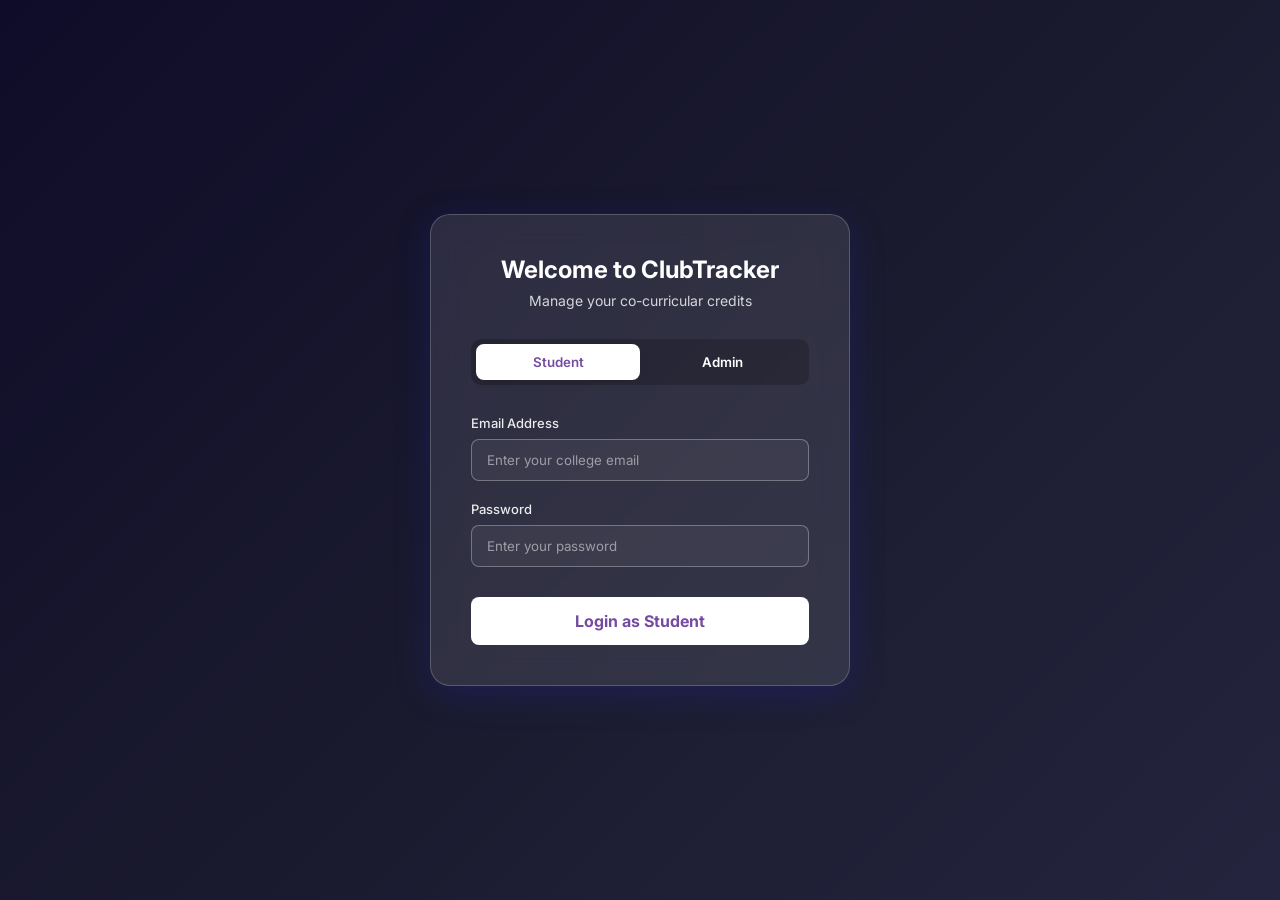
<file: src/main/resources/static/index.html>
<!DOCTYPE html>
<html lang="en">
<head>
    <meta charset="UTF-8">
    <meta name="viewport" content="width=device-width, initial-scale=1.0">
    <title>ClubTracker Login</title>
    <link rel="stylesheet" href="style.css">
</head>
<body>
    <div class="login-container">
        <div class="login-header">
            <h2>Welcome to ClubTracker</h2>
            <p>Manage your co-curricular credits</p>
        </div>

        <div class="role-toggle">
            <button id="studentBtn" class="toggle-btn active" onclick="switchRole('student')">Student</button>
            <button id="adminBtn" class="toggle-btn" onclick="switchRole('admin')">Admin</button>
        </div>

        <form id="loginForm">
            <div class="input-group">
                <label for="email">Email Address</label>
                <input type="email" id="email" placeholder="Enter your college email" required>
            </div>
            <div class="input-group">
                <label for="password">Password</label>
                <input type="password" id="password" placeholder="Enter your password" required>
            </div>
            <button type="submit" class="submit-btn" id="submitBtn">Login as Student</button>
        </form>
    </div>

    <script src="login.js"></script>
</body>
</html>
</file>
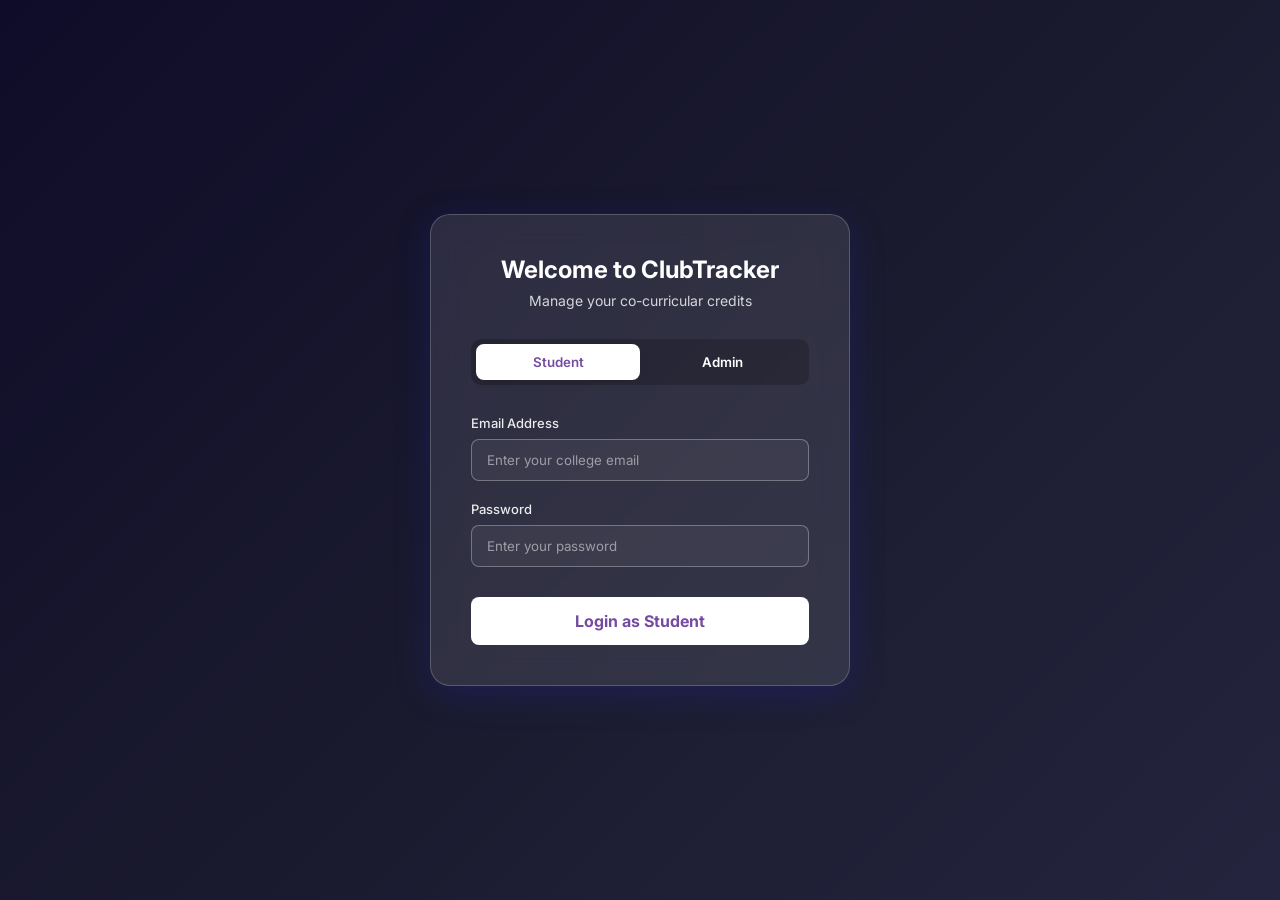
<file: src/main/resources/static/admin-dashboard.html>
<!DOCTYPE html>
<html lang="en">
<head>
    <meta charset="UTF-8">
    <meta name="viewport" content="width=device-width, initial-scale=1.0">
    <title>Admin Dashboard - ClubTracker</title>
    <link rel="stylesheet" href="style.css">
    <style>
        /* General layout */
        body {
            margin: 0;
            display: flex;
            justify-content: center;
            align-items: center;
            min-height: 100vh;
            background: #1a1a2e; /* Fallback for style.css */
            font-family: 'Inter', sans-serif;
        }

        .dashboard-wrapper {
            display: flex;
            width: 95%;
            max-width: 1200px;
            background: rgba(255, 255, 255, 0.1);
            backdrop-filter: blur(15px);
            border-radius: 20px;
            overflow: hidden;
            box-shadow: 0 8px 32px 0 rgba(31, 38, 135, 0.37);
            margin: 20px 0;
        }

        /* Sidebar Navigation */
        .sidebar {
            width: 250px;
            background: rgba(0, 0, 0, 0.3);
            padding: 30px 0;
            display: flex;
            flex-direction: column;
            flex-shrink: 0;
        }

        .sidebar h2 {
            color: white;
            text-align: center;
            margin-bottom: 30px;
            font-size: 20px;
        }

        .tab-btn {
            background: transparent;
            color: rgba(255, 255, 255, 0.7);
            border: none;
            padding: 15px 25px;
            text-align: left;
            font-size: 16px;
            cursor: pointer;
            transition: all 0.3s;
            border-left: 4px solid transparent;
        }

        .tab-btn:hover {
            background: rgba(255, 255, 255, 0.1);
            color: white;
        }

        .tab-btn.active {
            background: rgba(255, 255, 255, 0.2);
            color: white;
            border-left: 4px solid #4CAF50;
            font-weight: bold;
        }

        /* Main Content Area */
        .main-content {
            flex: 1;
            padding: 40px;
            color: white;
            overflow-y: auto;
        }

        .tab-content {
            display: none;
            animation: fadeIn 0.3s ease;
        }

        .tab-content.active {
            display: block;
        }

        @keyframes fadeIn {
            from { opacity: 0; transform: translateY(10px); }
            to { opacity: 1; transform: translateY(0); }
        }

        /* Form styling */
        .input-group label { display: block; margin-bottom: 8px; font-weight: 500; }
        
        select, input, textarea {
            width: 100%; 
            padding: 12px 15px; 
            border-radius: 8px;
            border: 1px solid rgba(255, 255, 255, 0.3); 
            background: rgba(255, 255, 255, 0.05);
            color: white; 
            margin-bottom: 20px;
            box-sizing: border-box; /* Crucial for width: 100% to work with padding */
        }

        textarea { resize: vertical; min-height: 80px; }
        select option { color: black; }
        
        .submit-btn { 
            width: 100%; 
            padding: 14px; 
            border-radius: 8px; 
            border: none; 
            font-weight: bold; 
            cursor: pointer; 
            transition: transform 0.2s;
        }
        
        .submit-btn:active { transform: scale(0.98); }
        
        .header-top { 
            display: flex; 
            justify-content: space-between; 
            align-items: center; 
            margin-bottom: 30px; 
            border-bottom: 1px solid rgba(255,255,255,0.2); 
            padding-bottom: 20px; 
        }

        .logout-btn { 
            background: rgba(0,0,0,0.4); 
            color: white; 
            border: 1px solid rgba(255,255,255,0.4); 
            padding: 8px 16px; 
            border-radius: 6px; 
            cursor: pointer; 
        }

        /* MOBILE RESPONSIVE FIXES */
        @media (max-width: 768px) {
            .dashboard-wrapper {
                flex-direction: column; /* Stack sidebar on top of content */
                width: 100%;
                margin: 0;
                border-radius: 0; /* Full screen on mobile */
                height: 100vh;
            }

            .sidebar {
                width: 100%;
                padding: 10px 0;
                flex-direction: row; /* Horizontal menu */
                overflow-x: auto; /* Scrollable menu if too long */
                white-space: nowrap;
            }

            .sidebar h2 {
                display: none; /* Hide Admin Panel title to save space */
            }

            .tab-btn {
                padding: 12px 15px;
                font-size: 14px;
                border-left: none;
                border-bottom: 3px solid transparent;
            }

            .tab-btn.active {
                border-left: none;
                border-bottom: 3px solid #4CAF50;
            }

            .main-content {
                padding: 20px;
            }

            .header-top h1 {
                font-size: 20px;
            }

            /* Stack side-by-side input groups on mobile */
            div[style*="display: flex"] {
                flex-direction: column !important;
                gap: 0 !important;
            }
        }
    </style>
</head>
<body>
    <div class="dashboard-wrapper">
        
        <div class="sidebar">
            <h2>Admin Panel</h2>
            <button class="tab-btn active" onclick="openTab('tab-attendance', this)">Mark Attendance</button>
            <button class="tab-btn" onclick="openTab('tab-activity', this)">Manage Activities</button>
            <button class="tab-btn" onclick="openTab('tab-student', this)">Manage Students</button>
            <button class="tab-btn" onclick="openTab('tab-events', this)">Major Events 📸</button>
        </div>

        <div class="main-content">
            <div class="header-top">
                <h1 id="pageTitle">Mark Attendance</h1>
                <button class="logout-btn" onclick="logout()">Logout</button>
            </div>

            <div id="tab-attendance" class="tab-content active">
                <form id="markAttendanceForm">
                    <div class="input-group">
                        <label>Select Student</label>
                        <select id="studentSelect" required><option value="">Loading students...</option></select>
                    </div>
                    <div class="input-group">
                        <label>Select Activity</label>
                        <select id="activitySelect" required><option value="">Loading activities...</option></select>
                    </div>
                    <button type="submit" class="submit-btn" style="background: #4CAF50; color: white;">Mark as Present</button>
                </form>
            </div>

            <div id="tab-activity" class="tab-content">
                <form id="createActivityForm">
                    <div class="input-group"><label>Activity Title</label><input type="text" id="title" required></div>
                    <div class="input-group"><label>Description</label><input type="text" id="desc" required></div>
                    
                    <div style="display: flex; gap: 10px; flex-wrap: wrap;">
                        <div class="input-group" style="flex: 1; min-width: 120px;">
                            <label>Date</label>
                            <input type="date" id="date" required>
                        </div>
                        <div class="input-group" style="flex: 1; min-width: 120px;">
                            <label>Day</label>
                            <input type="text" id="day" required placeholder="e.g. Wednesday">
                        </div>
                        <div class="input-group" style="flex: 1; min-width: 120px;">
                            <label>Time</label>
                            <input type="time" id="time" required>
                        </div>
                    </div>

                    <div class="input-group">
                        <label>Duration (Hours)</label>
                        <input type="number" id="hours" required min="1" placeholder="e.g. 5">
                    </div>
                    
                    <button type="submit" class="submit-btn" style="background: white; color: #4364F7;">Add Activity</button>
                </form>
            </div>

            <div id="tab-student" class="tab-content">
                <form id="createStudentForm">
                    <div class="input-group"><label>Student Name</label><input type="text" id="studentName" required></div>
                    <div class="input-group"><label>College Email</label><input type="email" id="studentEmail" required></div>
                    <div class="input-group"><label>Temporary Password</label><input type="password" id="studentPassword" required></div>
                    <button type="submit" class="submit-btn" style="background: #FF9800; color: white;">Create Student Account</button>
                </form>
            </div>

            <div id="tab-events" class="tab-content">
                <form id="createMajorEventForm">
                    <div class="input-group"><label>Event Name</label><input type="text" id="eventName" required placeholder="e.g. Firodia Karandak '26"></div>
                    
                    <div style="display: flex; gap: 15px;">
                        <div class="input-group" style="flex: 1;"><label>Date</label><input type="date" id="eventDate" required></div>
                        <div class="input-group" style="flex: 1;"><label>Day</label><input type="text" id="eventDay" required placeholder="e.g. Friday"></div>
                    </div>

                    <div class="input-group"><label>Venue</label><input type="text" id="eventVenue" required placeholder="e.g. Main Auditorium"></div>
                    <div class="input-group">
                        <label>Upload Event Photo</label>
                        <input type="file" id="eventImage" accept="image/*" required style="padding: 8px;">
                    </div>
                    <div class="input-group"><label>Introduction</label><textarea id="eventIntro" required placeholder="Brief intro..."></textarea></div>
                    <div class="input-group"><label>Description</label><textarea id="eventDesc" required placeholder="Full description..."></textarea></div>
                    <div class="input-group"><label>Key Takeaways</label><textarea id="eventTakeaways" required placeholder="What did students learn?"></textarea></div>
                    <div class="input-group"><label>List of Sub-Events</label><textarea id="eventSubEvents" required placeholder="e.g. 1. Singing, 2. Drama, 3. Dance"></textarea></div>
                    
                    <button type="submit" class="submit-btn" style="background: #E91E63; color: white;">Publish Major Event</button>
                </form>
            </div>
        </div>
    </div>

    <script src="admin.js"></script>
</body>
</html>
</file>
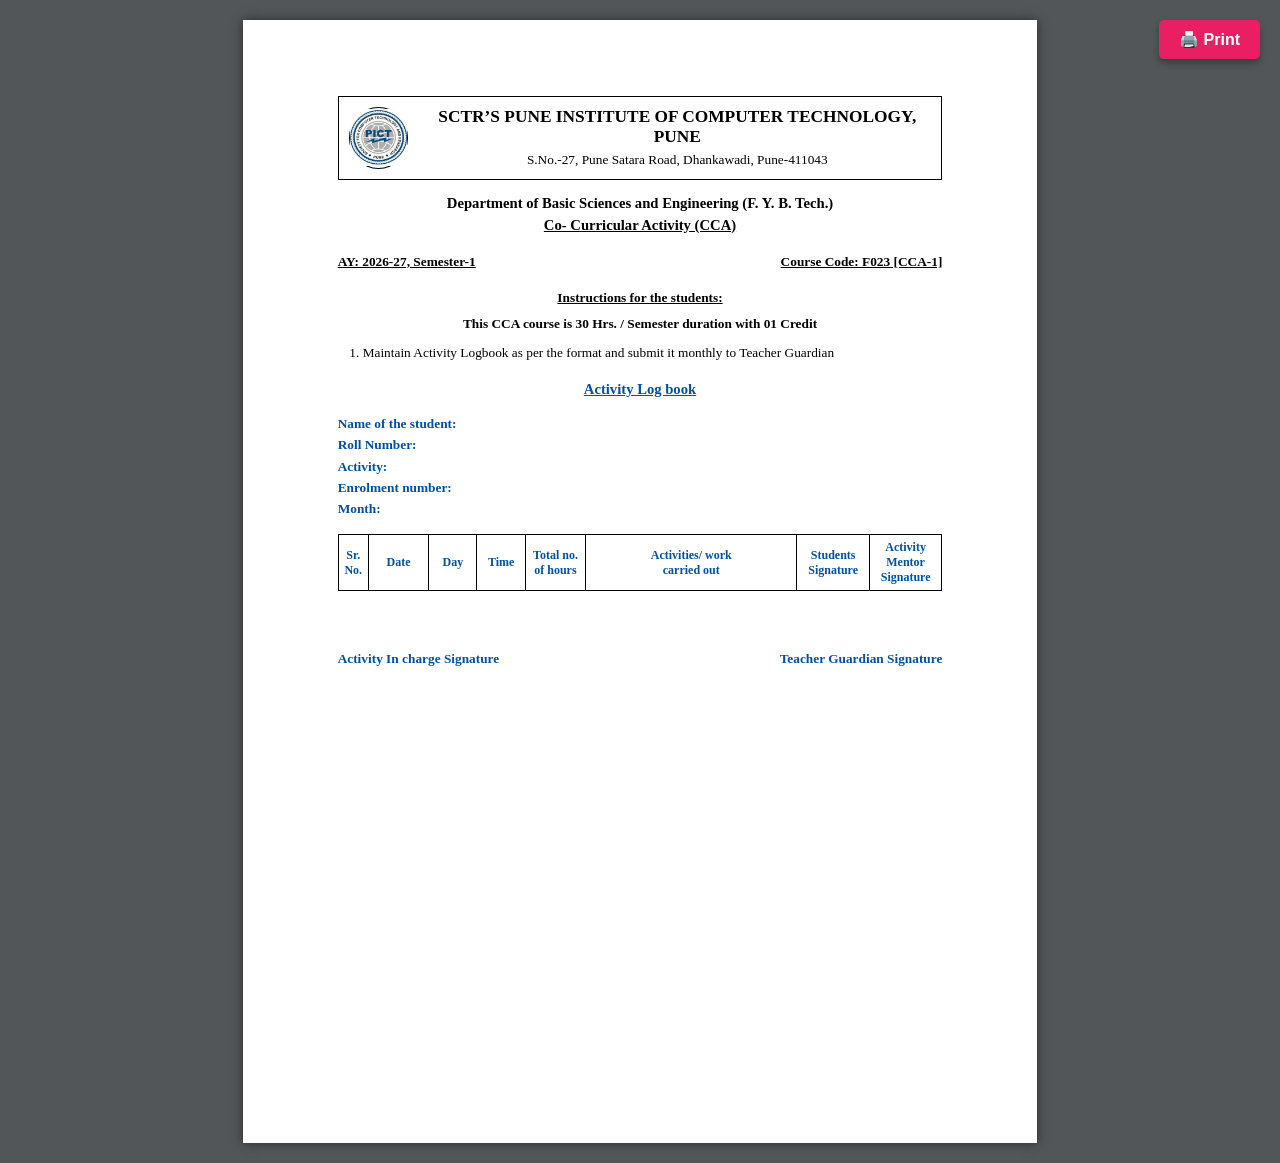
<file: src/main/resources/static/print-logbook.html>
<!DOCTYPE html>
<html lang="en">
<head>
    <meta charset="UTF-8">
    <meta name="viewport" content="width=device-width, initial-scale=1.0">
    <title>Print Activity Logbook</title>
    <style>
        /* Base page styling */
        body {
            background: #525659; /* Dark background like a PDF viewer */
            display: flex;
            justify-content: center;
            padding: 20px;
            font-family: "Times New Roman", Times, serif;
            margin: 0;
        }
        .page {
            background: white;
            width: 210mm;
            min-height: 297mm; /* Standard A4 size */
            padding: 20mm 25mm;
            box-shadow: 0 0 10px rgba(0,0,0,0.5);
            box-sizing: border-box;
            position: relative;
        }

        /* Top Header Box */
        .header-box {
            border: 1px solid black;
            padding: 10px;
            display: flex;
            align-items: center;
            margin-bottom: 15px;
        }
        .logo-placeholder {
            width: 60px;
            height: 60px;
            border-radius: 50%;
            border: 1px solid black;
            display: flex;
            align-items: center;
            justify-content: center;
            font-size: 10px;
            margin-right: 15px;
        }
        .header-text {
            text-align: center;
            flex-grow: 1;
        }
        .header-text h1 { font-size: 13pt; margin: 0 0 5px 0; font-weight: bold; }
        .header-text p { font-size: 10pt; margin: 0; }

        /* Typography & Layout */
        .text-center { text-align: center; }
        .bold { font-weight: bold; }
        .underline { text-decoration: underline; }
        .blue-text { color: #00509E; } /* Matching the blue from your screenshot */
        
        .sub-header { font-size: 11pt; margin-bottom: 5px; }
        .course-info-row { display: flex; justify-content: space-between; font-size: 10pt; margin-top: 20px; margin-bottom: 20px; }
        
        .instructions-title { font-size: 10pt; margin-bottom: 10px; }
        .instructions-text { font-size: 10pt; margin-bottom: 10px; }
        .instructions-list { font-size: 10pt; margin-bottom: 20px; margin-left: -15px;}
        
        .logbook-title { font-size: 11pt; margin-bottom: 15px; }

        /* Student Details (Blue) */
        .student-details {
            font-size: 10pt;
            line-height: 1.6;
            margin-bottom: 15px;
        }

        /* Table Styling */
        table {
            width: 100%;
            border-collapse: collapse;
            margin-bottom: 40px;
            font-size: 9pt;
        }
        th, td {
            border: 1px solid black;
            padding: 5px;
            text-align: center;
        }
        .text-left { text-align: left; }
        
        /* Column Widths */
        th:nth-child(1) { width: 5%; }
        th:nth-child(2) { width: 10%; }
        th:nth-child(3) { width: 8%; }
        th:nth-child(4) { width: 8%; }
        th:nth-child(5) { width: 10%; }
        th:nth-child(6) { width: 35%; }
        th:nth-child(7) { width: 12%; }
        th:nth-child(8) { width: 12%; }

        /* Footer Signatures */
        .signatures {
            display: flex;
            justify-content: space-between;
            font-size: 10pt;
            margin-top: 60px;
        }

        /* Print Button */
        .print-btn {
            position: fixed; top: 20px; right: 20px; padding: 10px 20px; background: #E91E63; color: white; border: none; font-size: 16px; font-weight: bold; cursor: pointer; border-radius: 5px; box-shadow: 0 4px 6px rgba(0,0,0,0.3);
        }

        /* 🖨️ Print Styles */
        @media print {
            body { background: white; padding: 0; }
            .page { box-shadow: none; margin: 0; padding: 15mm; width: 100%; }
            .print-btn { display: none; }
        }
    </style>
</head>
<body>

    <button class="print-btn" onclick="window.print()">🖨️ Print</button>

    <div class="page">
        <div class="header-box">
            <div class="logo-placeholder"><img src="pict-logo.jpg" alt="PICT" style="max-width: 100%; max-height: 100%;" onerror="this.style.display='none'"></div>
            <div class="header-text">
                <h1>SCTR’S PUNE INSTITUTE OF COMPUTER TECHNOLOGY, PUNE</h1>
                <p>S.No.-27, Pune Satara Road, Dhankawadi, Pune-411043</p>
            </div>
        </div>

        <div class="text-center bold sub-header">Department of Basic Sciences and Engineering (F. Y. B. Tech.)</div>
        <div class="text-center bold underline sub-header">Co- Curricular Activity (CCA)</div>

        <div class="course-info-row bold underline">
            <div>AY: 2026-27, Semester-1</div>
            <div>Course Code: F023 [CCA-1]</div>
        </div>

        <div class="text-center bold underline instructions-title">Instructions for the students:</div>
        <div class="text-center bold instructions-text">This CCA course is 30 Hrs. / Semester duration with 01 Credit</div>
        <ol class="instructions-list">
            <li>Maintain Activity Logbook as per the format and submit it monthly to Teacher Guardian</li>
        </ol>

        <div class="text-center bold underline blue-text logbook-title">Activity Log book</div>

        <div class="student-details blue-text bold">
            <div id="printName">Name of the student: </div>
            <div>Roll Number: </div>
            <div>Activity: </div>
            <div>Enrolment number: </div>
            <div>Month: </div>
        </div>

        <table>
            <thead>
                <tr class="blue-text bold">
                    <th>Sr.<br>No.</th>
                    <th>Date</th>
                    <th>Day</th>
                    <th>Time</th>
                    <th>Total no.<br>of hours</th>
                    <th>Activities/ work<br>carried out</th>
                    <th>Students<br>Signature</th>
                    <th>Activity<br>Mentor<br>Signature</th>
                </tr>
            </thead>
            <tbody id="logbookTableBody">
                </tbody>
        </table>

        <div class="signatures blue-text bold">
            <div>Activity In charge Signature</div>
            <div>Teacher Guardian Signature</div>
        </div>
    </div>

    <script src="print-logbook.js"></script>
</body>
</html>
</file>
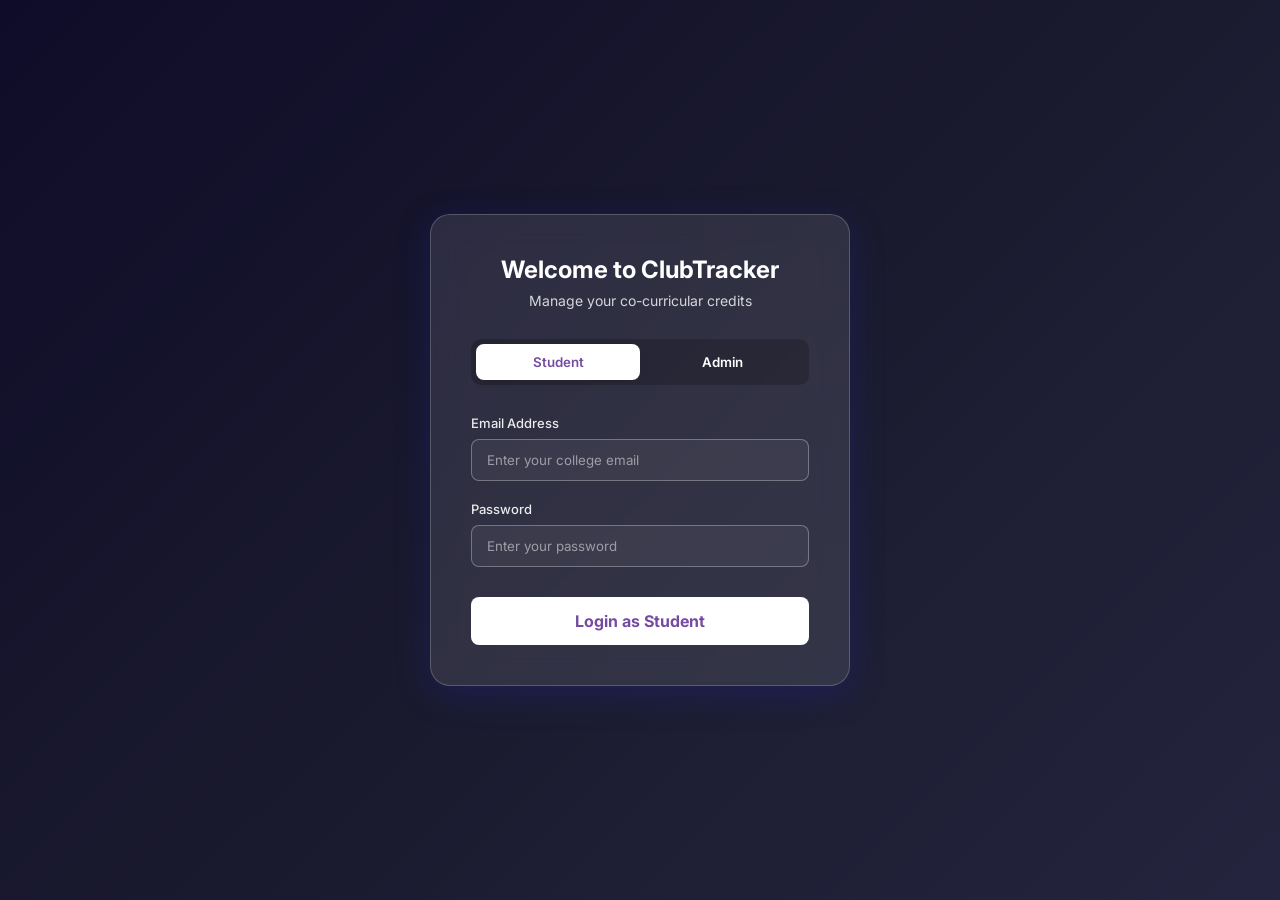
<file: src/main/resources/static/student-dashboard.html>
<!DOCTYPE html>
<html lang="en">
<head>
    <meta charset="UTF-8">
    <meta name="viewport" content="width=device-width, initial-scale=1.0">
    <title>Student Dashboard - ClubTracker</title>
    <link rel="stylesheet" href="style.css">
    <style>
        /* Events Gallery Styles */
        .events-grid {
            display: grid;
            grid-template-columns: repeat(auto-fit, minmax(250px, 1fr));
            gap: 20px;
            margin-top: 20px;
        }

        .event-card {
            background: rgba(255, 255, 255, 0.05);
            border: 1px solid rgba(255, 255, 255, 0.1);
            border-radius: 12px;
            padding: 15px;
            transition: transform 0.3s ease;
        }

        .event-card:hover {
            transform: translateY(-5px);
            background: rgba(255, 255, 255, 0.1);
        }

        .event-card img {
            width: 100%;
            height: 150px;
            object-fit: cover;
            border-radius: 8px;
            margin-bottom: 15px;
        }

        .event-card h4 {
            margin: 0 0 5px 0;
            font-size: 18px;
        }

        .event-card p {
            margin: 0;
            font-size: 14px;
            opacity: 0.7;
        }
        
        /* Base Reset */
        body {
            margin: 0;
            padding: 10px;
            box-sizing: border-box;
            background: #0f0c29; /* Deep theme matching Admin */
            font-family: 'Inter', sans-serif;
        }

        .dashboard-container {
            background: rgba(255, 255, 255, 0.1);
            backdrop-filter: blur(15px);
            -webkit-backdrop-filter: blur(15px);
            border-radius: 20px;
            padding: 30px;
            width: 100%;
            max-width: 1000px;
            margin: 20px auto;
            color: white;
            box-shadow: 0 8px 32px 0 rgba(31, 38, 135, 0.37);
            box-sizing: border-box;
        }

        /* Header responsiveness */
        .header-top {
            display: flex;
            justify-content: space-between;
            align-items: center;
            margin-bottom: 20px;
            flex-wrap: wrap; /* Allows logout button to drop below name on tiny screens */
            gap: 15px;
        }

        .header-top h1 { font-size: clamp(1.5rem, 5vw, 2rem); margin: 0; }

        /* Stats Grid: Changes from 3 columns to 1 column automatically */
        .stats-grid { 
            display: grid; 
            grid-template-columns: repeat(auto-fit, minmax(200px, 1fr)); 
            gap: 20px; 
            margin: 30px 0; 
        }

        .stat-card { 
            background: rgba(255, 255, 255, 0.1); 
            padding: 20px; 
            border-radius: 15px; 
            text-align: center; 
            border: 1px solid rgba(255, 255, 255, 0.1);
        }

        .stat-card h3 { font-size: 14px; opacity: 0.7; margin: 0 0 10px 0; text-transform: uppercase; letter-spacing: 1px; }
        .stat-card .number { font-size: 32px; font-weight: bold; color: #00d2ff; }

        /* Tabs */
        .student-tabs { 
            display: flex; 
            gap: 10px; 
            margin-bottom: 30px; 
            border-bottom: 1px solid rgba(255,255,255,0.1); 
            padding-bottom: 10px; 
            overflow-x: auto; /* Scrollable tabs on mobile */
            white-space: nowrap;
        }

        .tab-btn {
            background: transparent;
            color: rgba(255, 255, 255, 0.6);
            border: none;
            padding: 10px 20px;
            cursor: pointer;
            font-size: 15px;
            transition: 0.3s;
            border-radius: 8px;
        }

        .tab-btn.active {
            background: rgba(255,255,255,0.15);
            color: white;
            font-weight: bold;
        }

        /* Table Responsiveness */
        .table-responsive {
            width: 100%;
            overflow-x: auto; /* Horizontal scroll for the table */
            background: rgba(0, 0, 0, 0.2);
            border-radius: 12px;
            border: 1px solid rgba(255,255,255,0.1);
        }

        table {
            width: 100%;
            border-collapse: collapse;
            min-width: 600px; /* Prevents text squashing */
        }

        th, td {
            text-align: left;
            padding: 15px;
            border-bottom: 1px solid rgba(255,255,255,0.05);
        }

        th { background: rgba(255,255,255,0.05); color: rgba(255,255,255,0.7); font-weight: 500; }

        /* Buttons */
        .logout-btn { 
            background: rgba(255, 255, 255, 0.1); 
            border: 1px solid rgba(255, 255, 255, 0.3); 
            color: white; 
            padding: 10px 20px; 
            border-radius: 8px; 
            cursor: pointer; 
            transition: 0.3s;
            font-size: 14px;
        }

        .logout-btn:hover { background: rgba(255,255,255,0.2); }

        .tab-content { display: none; animation: fadeIn 0.4s ease; }
        .tab-content.active { display: block; }

        @keyframes fadeIn { from { opacity: 0; } to { opacity: 1; } }

        /* MOBILE FIXES */
        @media (max-width: 600px) {
            .dashboard-container { padding: 20px 15px; margin: 10px auto; border-radius: 15px; }
            .stats-grid { margin: 20px 0; }
            .header-top { justify-content: center; text-align: center; }
            .header-top div { width: 100%; display: flex; flex-direction: column; gap: 10px; }
            .logout-btn { width: 100%; margin-right: 0 !important; }
        }
    </style>
</head>
<body>
    <div class="dashboard-container">
        <div class="header-top">
            <h1 id="welcomeMessage">Welcome, Student!</h1>
            <div>
                <button class="logout-btn" style="background: #4CAF50; border-color: #4CAF50; margin-right: 10px;" onclick="window.open('print-logbook.html', '_blank')">🖨️ Generate Logbook</button>
                <button class="logout-btn" onclick="logout()">Logout</button>
            </div>
        </div>

        <div class="student-tabs">
            <button class="tab-btn active" onclick="switchTab('tab-progress', this)">My Progress</button>
            <button class="tab-btn" onclick="switchTab('tab-gallery', this)">Major Events Gallery 📸</button>
        </div>

        <div id="tab-progress" class="tab-content active">
            <div class="stats-grid">
                <div class="stat-card"><h3>Total Hours</h3><div class="number" id="totalHours">0</div></div>
                <div class="stat-card"><h3>Remaining</h3><div class="number" id="remainingHours">30</div></div>
                <div class="stat-card"><h3>Credits</h3><div class="number" id="creditsEarned">0</div></div>
            </div>

            <div class="activities-section">
                <h3 style="margin-bottom: 15px; font-size: 18px;">Attended Activities</h3>
                <div class="table-responsive">
                    <table id="activitiesTable">
                        <thead>
                            <tr>
                                <th>Activity Name</th>
                                <th>Description</th>
                                <th>Date & Day</th>
                                <th>Time</th>
                                <th>Hours</th>
                            </tr>
                        </thead>
                        <tbody id="activitiesBody">
                            </tbody>
                    </table>
                </div>
            </div>
        </div>

        <div id="tab-gallery" class="tab-content">
            <p style="opacity: 0.7;">Check out the latest major events happening on campus!</p>
            <div id="eventsContainer" class="events-grid">
                </div>
        </div>
    </div>

    <script src="student.js"></script>
    <script>
        // Tab switching logic that ALSO loads the data!
        function switchTab(tabId, btn) {
            document.querySelectorAll('.tab-content').forEach(tab => tab.classList.remove('active'));
            document.querySelectorAll('.tab-btn').forEach(b => b.classList.remove('active'));
            document.getElementById(tabId).classList.add('active');
            btn.classList.add('active');

            // THIS IS THE MISSING LINK:
            if (tabId === 'tab-gallery') {
                if (typeof loadMajorEvents === "function") {
                    loadMajorEvents();
                } else {
                    console.error("loadMajorEvents function is missing from student.js!");
                }
            }
        }
    </script>
</body>
</html>
</file>
<file: src/main/resources/static/style.css>
@import url('https://fonts.googleapis.com/css2?family=Inter:wght@400;500;600;700&display=swap');

* {
    margin: 0;
    padding: 0;
    box-sizing: border-box;
    font-family: 'Inter', sans-serif;
}


body {
    min-height: 100vh;
    display: flex;
    justify-content: center;
    /* CHANGED: Start from the top so nothing gets cut off! */
    align-items: flex-start; 
    background: linear-gradient(135deg, #0f0c29 0%, #1a1a2e 50%, #24243e 100%);
    padding: 40px 20px; 
    /* Force vertical scrolling if needed */
    overflow-y: auto; 
    overflow-x: hidden;
}

/* Glassmorphism Card */
.login-container {
    background: rgba(255, 255, 255, 0.1);
    backdrop-filter: blur(15px);
    -webkit-backdrop-filter: blur(15px);
    border: 1px solid rgba(255, 255, 255, 0.2);
    border-radius: 20px;
    padding: 40px;
    width: 100%;
    max-width: 420px;
    box-shadow: 0 8px 32px 0 rgba(31, 38, 135, 0.37);
    color: white;
    z-index: 10;
}

.login-header {
    text-align: center;
    margin-bottom: 30px;
}

.login-header h2 {
    font-size: 24px;
    font-weight: 700;
    margin-bottom: 8px;
}

.login-header p {
    font-size: 14px;
    opacity: 0.8;
}

/* Smooth Role Toggle */
.role-toggle {
    display: flex;
    background: rgba(0, 0, 0, 0.2);
    border-radius: 10px;
    padding: 5px;
    margin-bottom: 30px;
}

.toggle-btn {
    flex: 1;
    padding: 10px;
    border: none;
    background: transparent;
    color: white;
    font-weight: 600;
    border-radius: 8px;
    cursor: pointer;
    transition: all 0.3s ease;
}

.toggle-btn.active {
    background: white;
    color: #764ba2;
    box-shadow: 0 2px 10px rgba(0,0,0,0.1);
}

/* Inputs and Buttons */
.input-group {
    margin-bottom: 20px;
}

.input-group label {
    display: block;
    font-size: 13px;
    font-weight: 500;
    margin-bottom: 8px;
    opacity: 0.9;
}

.input-group input {
    width: 100%;
    padding: 12px 15px;
    border-radius: 8px;
    border: 1px solid rgba(255, 255, 255, 0.3);
    background: rgba(255, 255, 255, 0.05);
    color: white;
    outline: none;
    transition: all 0.3s ease;
}

.input-group input::placeholder {
    color: rgba(255, 255, 255, 0.5);
}

.input-group input:focus {
    border-color: white;
    background: rgba(255, 255, 255, 0.15);
}

.submit-btn {
    width: 100%;
    padding: 14px;
    border: none;
    border-radius: 8px;
    background: white;
    color: #764ba2;
    font-size: 16px;
    font-weight: 700;
    cursor: pointer;
    transition: transform 0.2s ease, box-shadow 0.2s ease;
    margin-top: 10px;
}

.submit-btn:hover {
    transform: translateY(-2px);
    box-shadow: 0 5px 15px rgba(0,0,0,0.2);
}

/* Table Styles */
.activities-section {
    margin-top: 40px;
}

.activities-section h3 {
    margin-bottom: 15px;
    font-size: 18px;
    font-weight: 600;
}

.table-responsive {
    overflow-x: auto;
    background: rgba(255, 255, 255, 0.05);
    border-radius: 12px;
    border: 1px solid rgba(255, 255, 255, 0.2);
}

#activitiesTable {
    width: 100%;
    border-collapse: collapse;
    text-align: left;
}

#activitiesTable th {
    background: rgba(0, 0, 0, 0.2);
    padding: 15px;
    font-size: 14px;
    font-weight: 600;
    text-transform: uppercase;
    letter-spacing: 0.5px;
}

#activitiesTable td {
    padding: 15px;
    border-bottom: 1px solid rgba(255, 255, 255, 0.1);
    font-size: 14px;
}

#activitiesTable tbody tr:hover {
    background: rgba(255, 255, 255, 0.1);
    transition: background 0.3s ease;
}

#activitiesTable tbody tr:last-child td {
    border-bottom: none; /* Removes the border from the very last row */
}

/* Student Tabs & Event Gallery Styles */
.student-tabs .tab-btn {
    background: transparent;
    color: rgba(255,255,255,0.6);
    border: none;
    padding: 10px 20px;
    font-size: 16px;
    cursor: pointer;
    border-radius: 8px;
    transition: 0.3s;
}
.student-tabs .tab-btn.active {
    background: rgba(255,255,255,0.2);
    color: white;
    font-weight: bold;
}
.tab-content { display: none; animation: fadeIn 0.3s ease; }
.tab-content.active { display: block; }

.events-grid {
    display: grid;
    grid-template-columns: repeat(auto-fill, minmax(300px, 1fr));
    gap: 25px;
    margin-top: 20px;
}
.event-card {
    background: rgba(0, 0, 0, 0.25);
    border: 1px solid rgba(255, 255, 255, 0.1);
    border-radius: 15px;
    overflow: hidden;
    transition: transform 0.3s ease;
}
.event-card:hover {
    transform: translateY(-5px);
    box-shadow: 0 10px 20px rgba(0,0,0,0.3);
}
.event-image {
    width: 100%;
    height: 200px;
    object-fit: cover;
    border-bottom: 2px solid #E91E63;
}
.event-details {
    padding: 20px;
}
.event-details h3 {
    color: #FF9800;
    margin-bottom: 10px;
    font-size: 22px;
}
.event-meta {
    font-size: 13px;
    opacity: 0.8;
    margin-bottom: 15px;
    display: flex;
    justify-content: space-between;
}
.event-section {
    margin-bottom: 15px;
    font-size: 14px;
    line-height: 1.5;
}
.event-section strong {
    color: #00e5ff;
    display: block;
    margin-bottom: 3px;
}

.login-container, 
.dashboard-container, 
.dashboard-wrapper {
    margin: auto; /* This magically centers it vertically when using flex-start! */
}
</file>
